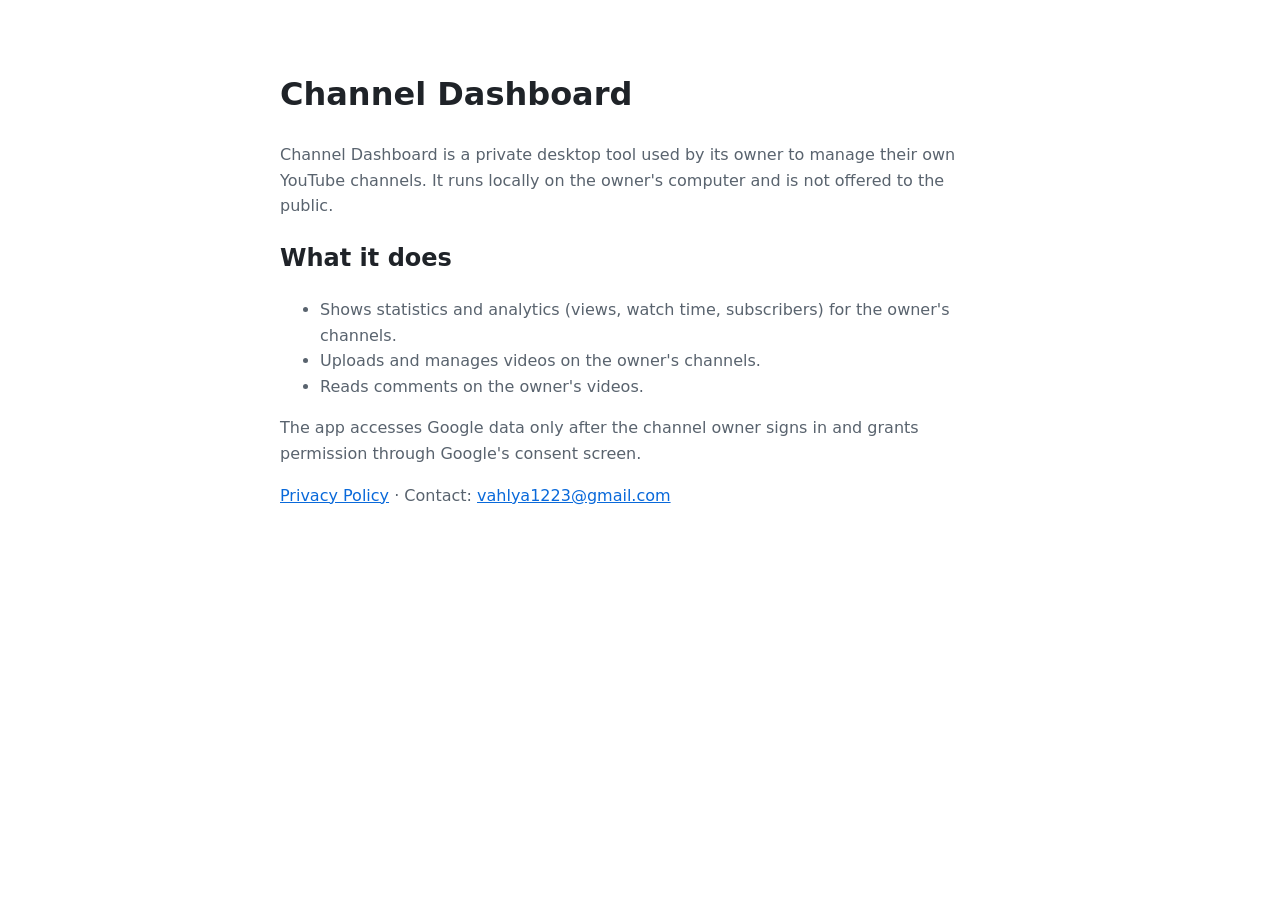
<file: yt-dashboard/index.html>
<!doctype html>
<html lang="en">
<head>
<meta charset="utf-8">
<meta name="viewport" content="width=device-width, initial-scale=1">
<title>Channel Dashboard</title>
<style>
  :root { --bg: #ffffff; --fg: #1f2328; --muted: #59636e; --link: #0969da; }
  @media (prefers-color-scheme: dark) { :root { --bg: #0d1117; --fg: #e6edf3; --muted: #9198a1; --link: #4493f8; } }
  body { margin: 0; background: var(--bg); color: var(--fg); font: 16px/1.6 system-ui, -apple-system, "Segoe UI", sans-serif; }
  main { max-width: 720px; margin: 0 auto; padding: 48px 16px; }
  p, li { color: var(--muted); }
  a { color: var(--link); }
</style>
</head>
<body>
<main>
  <h1>Channel Dashboard</h1>
  <p>Channel Dashboard is a private desktop tool used by its owner to manage their own YouTube channels. It runs locally on the owner's computer and is not offered to the public.</p>
  <h2>What it does</h2>
  <ul>
    <li>Shows statistics and analytics (views, watch time, subscribers) for the owner's channels.</li>
    <li>Uploads and manages videos on the owner's channels.</li>
    <li>Reads comments on the owner's videos.</li>
  </ul>
  <p>The app accesses Google data only after the channel owner signs in and grants permission through Google's consent screen.</p>
  <p><a href="privacy.html">Privacy Policy</a> · Contact: <a href="mailto:vahlya1223@gmail.com">vahlya1223@gmail.com</a></p>
</main>
</body>
</html>
</file>
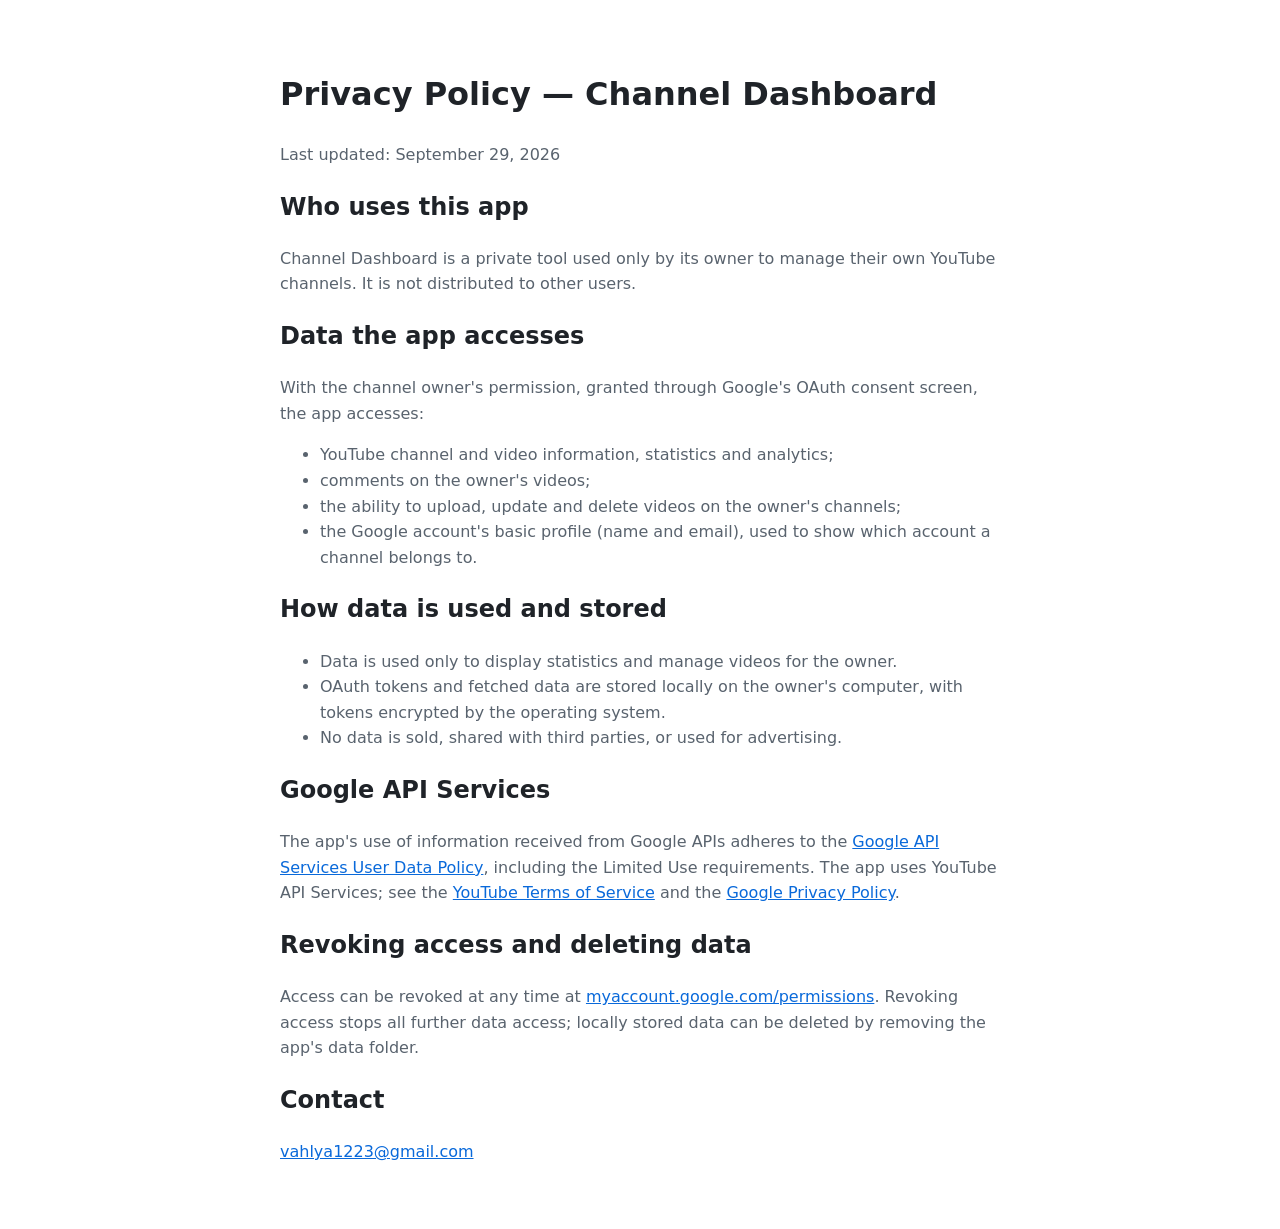
<file: yt-dashboard/privacy.html>
<!doctype html>
<html lang="en">
<head>
<meta charset="utf-8">
<meta name="viewport" content="width=device-width, initial-scale=1">
<title>Privacy Policy</title>
<style>
  :root { --bg: #ffffff; --fg: #1f2328; --muted: #59636e; --link: #0969da; }
  @media (prefers-color-scheme: dark) { :root { --bg: #0d1117; --fg: #e6edf3; --muted: #9198a1; --link: #4493f8; } }
  body { margin: 0; background: var(--bg); color: var(--fg); font: 16px/1.6 system-ui, -apple-system, "Segoe UI", sans-serif; }
  main { max-width: 720px; margin: 0 auto; padding: 48px 16px; }
  p, li { color: var(--muted); }
  a { color: var(--link); }
</style>
</head>
<body>
<main>
  <h1>Privacy Policy — Channel Dashboard</h1>
  <p>Last updated: September 29, 2026</p>

  <h2>Who uses this app</h2>
  <p>Channel Dashboard is a private tool used only by its owner to manage their own YouTube channels. It is not distributed to other users.</p>

  <h2>Data the app accesses</h2>
  <p>With the channel owner's permission, granted through Google's OAuth consent screen, the app accesses:</p>
  <ul>
    <li>YouTube channel and video information, statistics and analytics;</li>
    <li>comments on the owner's videos;</li>
    <li>the ability to upload, update and delete videos on the owner's channels;</li>
    <li>the Google account's basic profile (name and email), used to show which account a channel belongs to.</li>
  </ul>

  <h2>How data is used and stored</h2>
  <ul>
    <li>Data is used only to display statistics and manage videos for the owner.</li>
    <li>OAuth tokens and fetched data are stored locally on the owner's computer, with tokens encrypted by the operating system.</li>
    <li>No data is sold, shared with third parties, or used for advertising.</li>
  </ul>

  <h2>Google API Services</h2>
  <p>The app's use of information received from Google APIs adheres to the <a href="https://developers.google.com/terms/api-services-user-data-policy">Google API Services User Data Policy</a>, including the Limited Use requirements. The app uses YouTube API Services; see the <a href="https://www.youtube.com/t/terms">YouTube Terms of Service</a> and the <a href="https://policies.google.com/privacy">Google Privacy Policy</a>.</p>

  <h2>Revoking access and deleting data</h2>
  <p>Access can be revoked at any time at <a href="https://myaccount.google.com/permissions">myaccount.google.com/permissions</a>. Revoking access stops all further data access; locally stored data can be deleted by removing the app's data folder.</p>

  <h2>Contact</h2>
  <p><a href="mailto:vahlya1223@gmail.com">vahlya1223@gmail.com</a></p>
</main>
</body>
</html>
</file>
